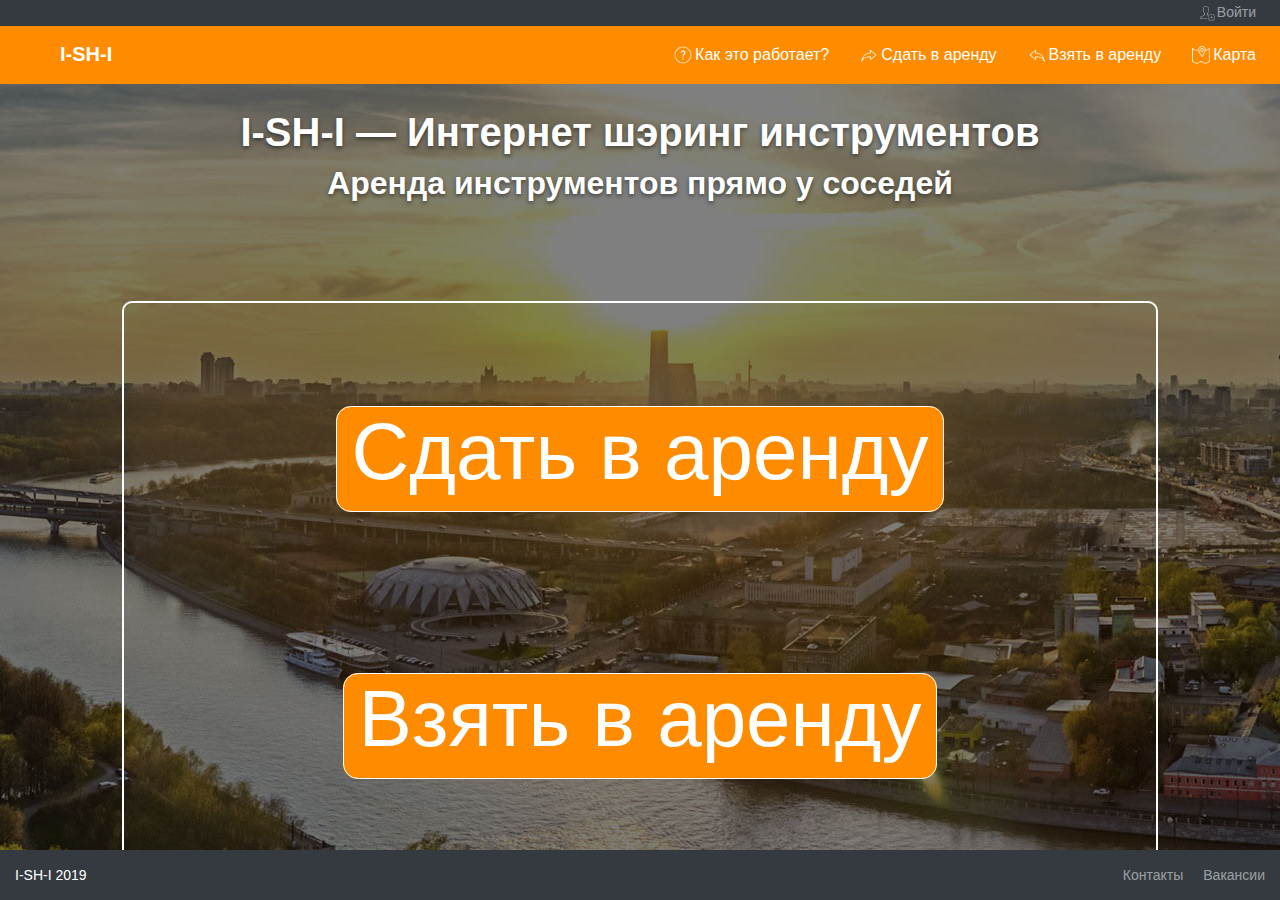
<file: i-sh-i/index.html>
<!doctype html>
<html lang="en">
<head>
  <meta charset="utf-8">
  <meta name="viewport" content="width=device-width, initial-scale=1.0, shrink-to-fit=no">
  <link rel="stylesheet" href="https://maxcdn.bootstrapcdn.com/bootstrap/4.0.0/css/bootstrap.min.css" integrity="sha384-Gn5384xqQ1aoWXA+058RXPxPg6fy4IWvTNh0E263XmFcJlSAwiGgFAW/dAiS6JXm" crossorigin="anonymous">
  <link rel="SHORTCUT ICON" type="image/x-icon" href="img/icons/tab-icon3.ico">
  <link rel="stylesheet" href="css/main.css" type="text/css">
  <link rel="stylesheet" href="css/header-footer-1.css" type="text/css">
  <link rel="stylesheet" href="css/main-index-html.css" type="text/css">
  <title>Аренда инструментов рядом с домом у соседей</title>
</head>
<body>
  <div class="main-page-wrapper">
    <header>
      <div class="topbar-login">
        <nav class="navbar navbar-dark bg-dark">
          <ul class="nav justify-content-end">
            <li class="nav-item">
              <a class="nav-link" href="login.html"><img src="img/icons/login.png" class="icon-header-topbar-login">Войти</a>
            </li>
          </ul>
        </nav>
      </div>
      <div id="header-topbar-menu">
        <nav class="navbar navbar-expand-lg navbar-dark bg-darkorange">
          <a class="navbar-brand" href="index.html">I-SH-I</a>
          <button class="navbar-toggler" type="button" data-toggle="collapse" data-target="#navbarNav" aria-controls="navbarNav" aria-expanded="false" aria-label="Toggle navigation">
            <span class="navbar-toggler-icon"></span>
          </button>
          <div class="collapse navbar-collapse" id="navbarNav">
            <ul class="navbar-nav justify-content-end" style="width: 100%">
              <li class="nav-item">
                <a class="nav-link" href="howitworks.html"><img src="img/icons/howitworks.png" class="icon-header-topbar-menu">Как это работает?</a>
              </li>
              <li class="nav-item">
                <a class="nav-link" href="give.html"><img src="img/icons/give.png" class="icon-header-topbar-menu">Сдать в аренду</a>
              </li>
              <li class="nav-item">
                <a class="nav-link" href="take.html"><img src="img/icons/take.png" class="icon-header-topbar-menu">Взять в аренду</a>
              </li>
              <li class="nav-item">
                <a class="nav-link" href="map.html"><img src="img/icons/map.png" class="icon-header-topbar-menu">Карта</a>
              </li>
            </ul>
          </div>
        </nav>
      </div>
    </header>
    <main>
      <div class="main-page-background"></div>
      <div class="container-fluid">
        <div class="row">
          <div class="col">
            <h1 class="text-center">I-SH-I — Интернет шэринг инструментов</h1>
          </div>
        </div>
        <div class="row">
          <div class="col">
            <h2 class="text-center">Аренда инструментов прямо у соседей</h2>
          </div>
        </div>
        <div class="row">
          <div class="col-10 col-md-10 offset-1">
            <div class="main-block-links">
              <div class="row align-item-center">
                <div class="col text-center">
                  <a href="give.html">Сдать в аренду</a>
                </div>
              </div>
              <div class="row align-item-center">
                <div class="col text-center">
                  <a href="take.html">Взять в аренду</a>
                </div>
              </div>
            </div>
          </div>
        </div>
      </div>
  </main>
  <footer>
    <div class="container-fluid">
      <div class="row align-items-center">
        <div class="col">
          I-SH-I 2019
        </div>
        <div class="col">
          <ul>
            <li><a href="">Контакты</a></li>
            <li><a href="">Вакансии</a></li>
          </ul>
        </div>
      </div>
    </div>
  </footer>
</div>
<script src="https://code.jquery.com/jquery-3.2.1.slim.min.js" integrity="sha384-KJ3o2DKtIkvYIK3UENzmM7KCkRr/rE9/Qpg6aAZGJwFDMVNA/GpGFF93hXpG5KkN" crossorigin="anonymous"></script>
<script src="https://cdnjs.cloudflare.com/ajax/libs/popper.js/1.12.9/umd/popper.min.js" integrity="sha384-ApNbgh9B+Y1QKtv3Rn7W3mgPxhU9K/ScQsAP7hUibX39j7fakFPskvXusvfa0b4Q" crossorigin="anonymous"></script>
<script src="https://maxcdn.bootstrapcdn.com/bootstrap/4.0.0/js/bootstrap.min.js" integrity="sha384-JZR6Spejh4U02d8jOt6vLEHfe/JQGiRRSQQxSfFWpi1MquVdAyjUar5+76PVCmYl" crossorigin="anonymous"></script>
</body>
</html>
</file>
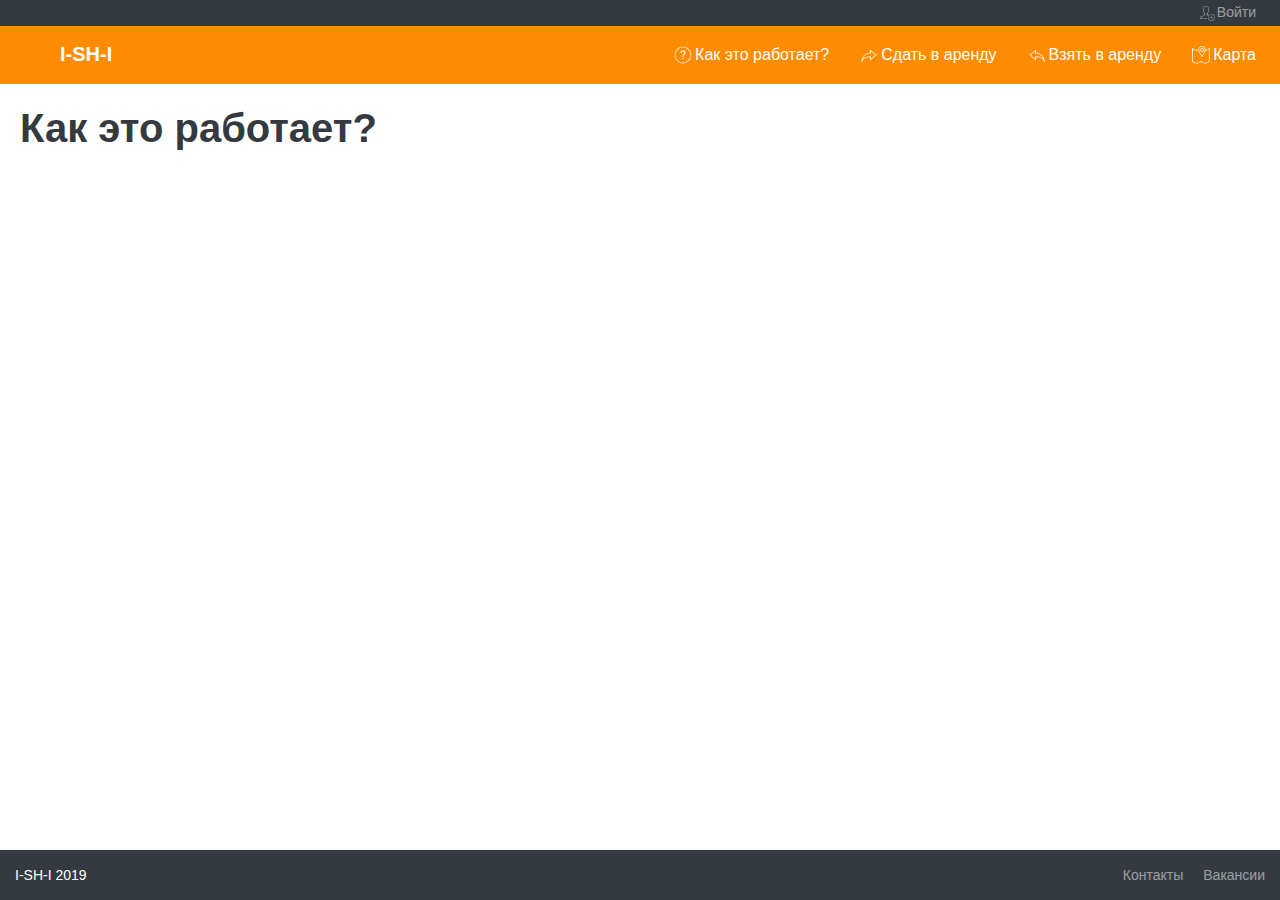
<file: i-sh-i/howitworks.html>
<!doctype html>
<html lang="en">
<head>
  <meta charset="utf-8">
  <meta name="viewport" content="width=device-width, initial-scale=1.0, shrink-to-fit=no">
  <link rel="stylesheet" href="https://maxcdn.bootstrapcdn.com/bootstrap/4.0.0/css/bootstrap.min.css" integrity="sha384-Gn5384xqQ1aoWXA+058RXPxPg6fy4IWvTNh0E263XmFcJlSAwiGgFAW/dAiS6JXm" crossorigin="anonymous">
  <link rel="SHORTCUT ICON" type="image/x-icon" href="img/icons/tab-icon3.ico">
  <link rel="stylesheet" href="css/main.css" type="text/css">
  <link rel="stylesheet" href="css/header-footer-1.css" type="text/css">
  <link rel="stylesheet" href="css/main-howitworks-html.css" type="text/css">
  <title>Аренда инструментов рядом с домом у соседей</title>
</head>
<body>
  <div class="main-page-wrapper">
    <header>
      <div class="topbar-login">
        <nav class="navbar navbar-dark bg-dark">
          <ul class="nav justify-content-end">
            <li class="nav-item">
              <a class="nav-link" href="login.html"><img src="img/icons/login.png" class="icon-header-topbar-login">Войти</a>
            </li>
          </ul>
        </nav>
      </div>
      <div id="header-topbar-menu">
        <nav class="navbar navbar-expand-lg navbar-dark bg-darkorange">
          <a class="navbar-brand" href="index.html">I-SH-I</a>
          <button class="navbar-toggler" type="button" data-toggle="collapse" data-target="#navbarNav" aria-controls="navbarNav" aria-expanded="false" aria-label="Toggle navigation">
            <span class="navbar-toggler-icon"></span>
          </button>
          <div class="collapse navbar-collapse" id="navbarNav">
            <ul class="navbar-nav justify-content-end" style="width: 100%">
              <li class="nav-item">
                <a class="nav-link" href="howitworks.html"><div class="nav-link-text"><img src="img/icons/howitworks.png" class="icon-header-topbar-menu">Как это работает?</div></a>
              </li>
              <li class="nav-item">
                <a class="nav-link" href="give.html"><img src="img/icons/give.png" class="icon-header-topbar-menu">Сдать в аренду</a>
              </li>
              <li class="nav-item">
                <a class="nav-link" href="take.html"><img src="img/icons/take.png" class="icon-header-topbar-menu">Взять в аренду</a>
              </li>
              <li class="nav-item">
                <a class="nav-link" href="map.html"><img src="img/icons/map.png" class="icon-header-topbar-menu">Карта</a>
              </li>
            </ul>
          </div>
        </nav>
      </div>
    </header>
    <main>
      <div class="container-fluid">
        <div class="row">
          <div class="col">
            <h1>Как это работает?</h1>
          </div>
        </div>
      </div>
  </main>
  <footer>
    <div class="container-fluid">
      <div class="row align-items-center">
        <div class="col">
          I-SH-I 2019
        </div>
        <div class="col">
          <ul>
            <li><a href="">Контакты</a></li>
            <li><a href="">Вакансии</a></li>
          </ul>
        </div>
      </div>
    </div>
  </footer>
</div>
<script src="https://code.jquery.com/jquery-3.2.1.slim.min.js" integrity="sha384-KJ3o2DKtIkvYIK3UENzmM7KCkRr/rE9/Qpg6aAZGJwFDMVNA/GpGFF93hXpG5KkN" crossorigin="anonymous"></script>
<script src="https://cdnjs.cloudflare.com/ajax/libs/popper.js/1.12.9/umd/popper.min.js" integrity="sha384-ApNbgh9B+Y1QKtv3Rn7W3mgPxhU9K/ScQsAP7hUibX39j7fakFPskvXusvfa0b4Q" crossorigin="anonymous"></script>
<script src="https://maxcdn.bootstrapcdn.com/bootstrap/4.0.0/js/bootstrap.min.js" integrity="sha384-JZR6Spejh4U02d8jOt6vLEHfe/JQGiRRSQQxSfFWpi1MquVdAyjUar5+76PVCmYl" crossorigin="anonymous"></script>
</body>
</html>
</file>
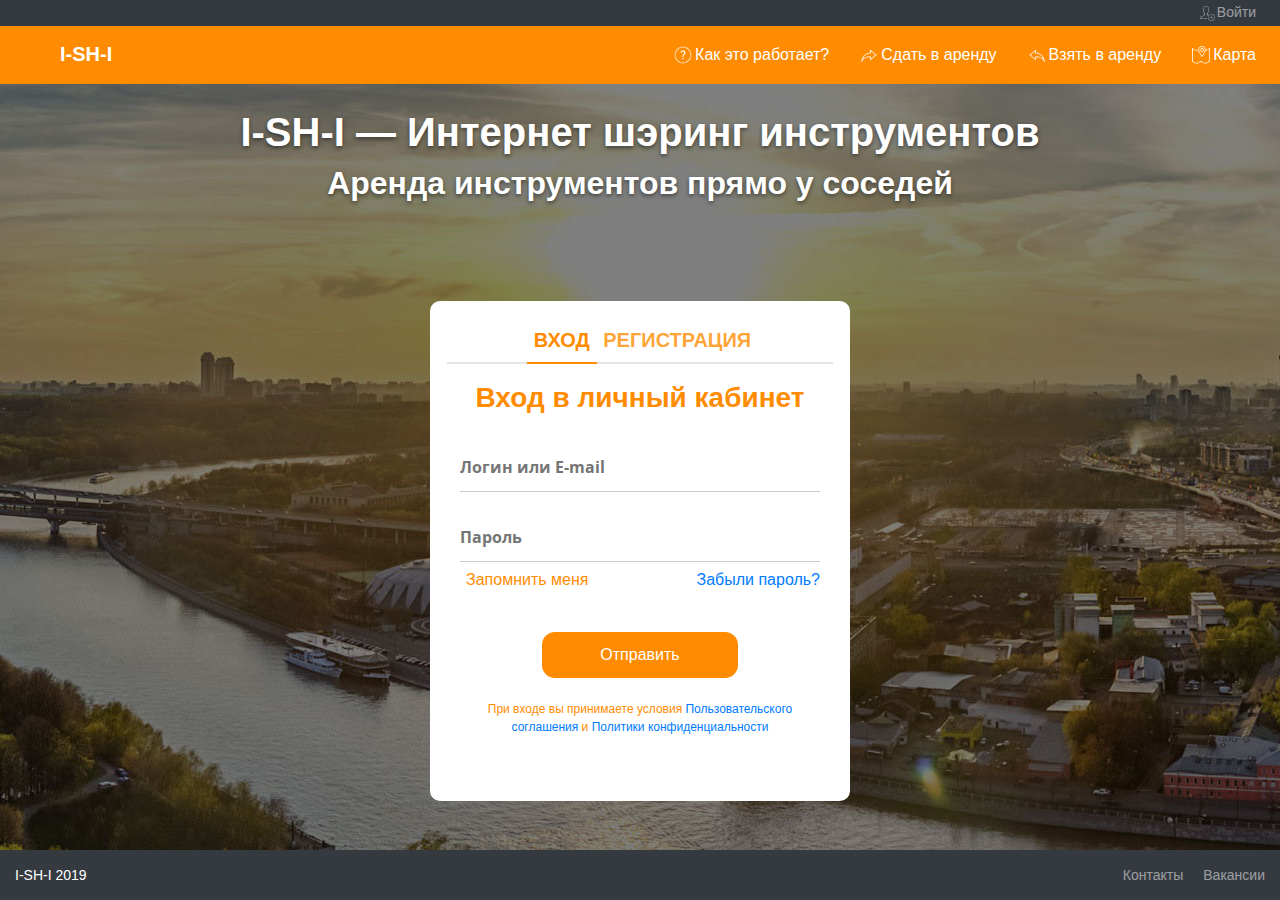
<file: i-sh-i/login.html>
<!doctype html>
<html lang="en">
<head>
  <meta charset="utf-8">
  <meta name="viewport" content="width=device-width, initial-scale=1.0, shrink-to-fit=no">
  <link rel="stylesheet" href="https://maxcdn.bootstrapcdn.com/bootstrap/4.0.0/css/bootstrap.min.css" integrity="sha384-Gn5384xqQ1aoWXA+058RXPxPg6fy4IWvTNh0E263XmFcJlSAwiGgFAW/dAiS6JXm" crossorigin="anonymous">
  <link rel="SHORTCUT ICON" type="image/x-icon" href="img/icons/tab-icon3.ico">
  <link rel="stylesheet" href="css/main.css" type="text/css">
  <link rel="stylesheet" href="css/header-footer-1.css" type="text/css">
  <link rel="stylesheet" href="css/main-login-html.css" type="text/css">
  <link href="https://fonts.googleapis.com/css?family=Open+Sans&display=swap" rel="stylesheet">
  <title>Аренда инструментов рядом с домом у соседей</title>
</head>
<body>
  <div class="main-page-wrapper">
    <header>
      <div class="topbar-login">
        <nav class="navbar navbar-dark bg-dark">
          <ul class="nav justify-content-end">
            <li class="nav-item">
              <a class="nav-link" href="login.html"><img src="img/icons/login.png" class="icon-header-topbar-login">Войти</a>
            </li>
          </ul>
        </nav>
      </div>
      <div id="header-topbar-menu">
        <nav class="navbar navbar-expand-lg navbar-dark bg-darkorange">
          <a class="navbar-brand" href="index.html">I-SH-I</a>
          <button class="navbar-toggler" type="button" data-toggle="collapse" data-target="#navbarNav" aria-controls="navbarNav" aria-expanded="false" aria-label="Toggle navigation">
            <span class="navbar-toggler-icon"></span>
          </button>
          <div class="collapse navbar-collapse" id="navbarNav">
            <ul class="navbar-nav justify-content-end" style="width: 100%">
              <li class="nav-item">
                <a class="nav-link" href="howitworks.html"><img src="img/icons/howitworks.png" class="icon-header-topbar-menu">Как это работает?</a>
              </li>
              <li class="nav-item">
                <a class="nav-link" href="give.html"><img src="img/icons/give.png" class="icon-header-topbar-menu">Сдать в аренду</a>
              </li>
              <li class="nav-item">
                <a class="nav-link" href="take.html"><img src="img/icons/take.png" class="icon-header-topbar-menu">Взять в аренду</a>
              </li>
              <li class="nav-item">
                <a class="nav-link" href="map.html"><img src="img/icons/map.png" class="icon-header-topbar-menu">Карта</a>
              </li>
            </ul>
          </div>
        </nav>
      </div>
    </header>
    <main>
      <div class="main-page-background"></div>
      <div class="container-fluid">
        <div class="row">
          <div class="col">
            <h1 class="text-center">I-SH-I — Интернет шэринг инструментов</h1>
          </div>
        </div>
        <div class="row">
          <div class="col">
            <h2 class="text-center">Аренда инструментов прямо у соседей</h2>
          </div>
        </div>
        <div class="row">
          <div class="col">
            <div class="main-block-form">
              <div class="block-form">
                <div class="tabs">
                  <input type="radio" name="inset" value="" id="tab_1" checked>
                  <label for="tab_1">ВХОД</label>
                  <input type="radio" name="inset" value="" id="tab_2">
                  <label for="tab_2">РЕГИСТРАЦИЯ</label>
                  <hr>
                  <div id="txt_1">
                    <form method="post" action="form.php">
                      <div>
                        <div class="row">
                          <div class="col text-center">
                            <h3>Вход в личный кабинет</h3>
                          </div>
                        </div>
                        <div class="row">
                          <div class="col">
                            <input type="text" name="login" placeholder="Логин или E-mail" autofocus>
                          </div>
                        </div>
                        <div class="row">
                          <div class="col">
                            <input type="password" name="password" placeholder="Пароль">
                          </div>
                        </div>
                        <div class="row last-row">
                          <div class="col text-left">
                            <div class="form-checkbox">
                              <input type="checkbox" id="ckb" name="remember_me" value="">
                              <label for="ckb">Запомнить меня</label>
                            </div>
                          </div>
                          <div class="col text-right">
                            <a href="#">Забыли пароль?</a>
                          </div>
                        </div>
                        <div class="row" style="margin-top: 30px">
                          <div class="col text-center">
                            <button type="submit">Отправить</button>
                          </div>
                        </div>
                        <div class="row" style="font-size: 12px; height: 40px">
                          <div class="col text-center">
                            <p>При входе вы принимаете условия <a href="">Пользовательского соглашения</a> и <a href="">Политики конфиденциальности</a></p>
                          </div>
                        </div>
                      </form>
                    </div>
                  </div>
                  <div id="txt_2">
                    <form method="post" action="form.php">
                      <div>
                        <div class="row">
                          <div class="col text-center">
                            <h3>Регистрация</h3>
                          </div>
                        </div>
                        <div class="row">
                          <div class="col">
                            <input type="text" name="user_login" placeholder="Придумайте логин" autofocus>
                          </div>
                        </div>
                        <div class="row">
                          <div class="col">
                            <input type="text" name="user_phoneNumber" placeholder="Номер телефона">
                          </div>
                        </div>
                        <div class="row" style="margin-bottom: -8px">
                          <div class="col">
                            <input type="password" name="user_password" placeholder="Придумайте пароль">
                          </div>
                        </div>
                        <div class="row" style="margin-top: 30px">
                          <div class="col text-center">
                            <button type="submit">Зарегистрироваться</button>
                          </div>
                        </div>
                        <div class="row" style="font-size: 12px; height: 40px;">
                          <div class="col text-center">
                            <p>При входе вы принимаете условия <a href="">Пользовательского соглашения</a> и <a href="">Политики конфиденциальности</a></p>
                          </div>
                        </div>
                      </form>
                    </div>
                  </div>
                </div>
              </div>
            </div>
          </div>
        </main>
        <footer>
          <div class="container-fluid">
            <div class="row align-items-center">
              <div class="col">
                I-SH-I 2019
              </div>
              <div class="col">
                <ul>
                  <li><a href="">Контакты</a></li>
                  <li><a href="">Вакансии</a></li>
                </ul>
              </div>
            </div>
          </div>
        </footer>
      </div>
      <script src="https://code.jquery.com/jquery-3.2.1.slim.min.js" integrity="sha384-KJ3o2DKtIkvYIK3UENzmM7KCkRr/rE9/Qpg6aAZGJwFDMVNA/GpGFF93hXpG5KkN" crossorigin="anonymous"></script>
      <script src="https://cdnjs.cloudflare.com/ajax/libs/popper.js/1.12.9/umd/popper.min.js" integrity="sha384-ApNbgh9B+Y1QKtv3Rn7W3mgPxhU9K/ScQsAP7hUibX39j7fakFPskvXusvfa0b4Q" crossorigin="anonymous"></script>
      <script src="https://maxcdn.bootstrapcdn.com/bootstrap/4.0.0/js/bootstrap.min.js" integrity="sha384-JZR6Spejh4U02d8jOt6vLEHfe/JQGiRRSQQxSfFWpi1MquVdAyjUar5+76PVCmYl" crossorigin="anonymous"></script>
    </body>
    </html>
</file>
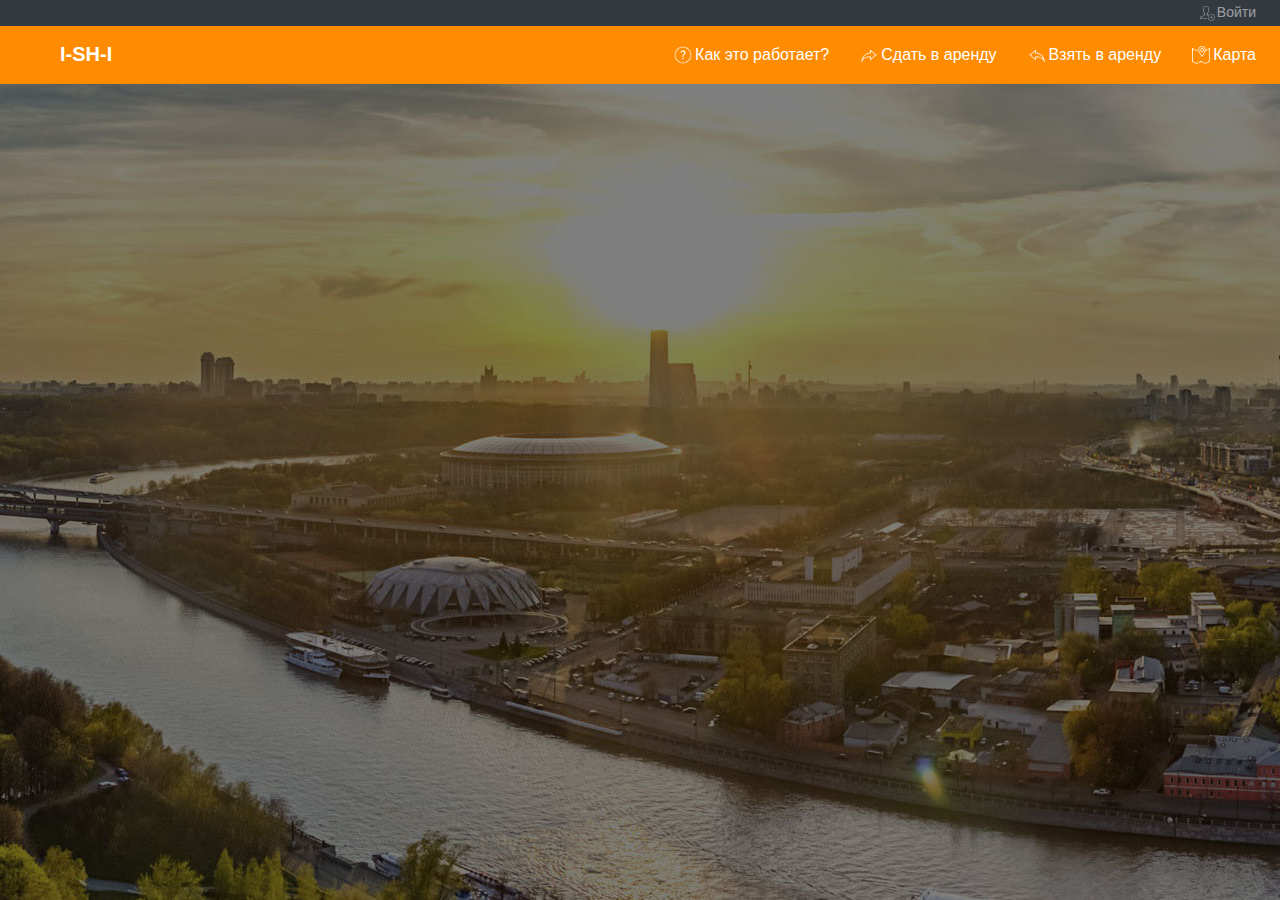
<file: i-sh-i/map.html>
<!doctype html>
<html lang="en">
<head>
  <meta charset="utf-8">
  <meta name="viewport" content="width=device-width, initial-scale=1.0, shrink-to-fit=no">
  <link rel="stylesheet" href="https://maxcdn.bootstrapcdn.com/bootstrap/4.0.0/css/bootstrap.min.css" integrity="sha384-Gn5384xqQ1aoWXA+058RXPxPg6fy4IWvTNh0E263XmFcJlSAwiGgFAW/dAiS6JXm" crossorigin="anonymous">
  <link rel="SHORTCUT ICON" type="image/x-icon" href="img/icons/tab-icon3.ico">
  <link rel="stylesheet" href="css/main.css" type="text/css">
  <link rel="stylesheet" href="css/header-footer-1.css" type="text/css">
  <link rel="stylesheet" href="css/main-map-html.css" type="text/css">
  <title>Аренда инструментов рядом с домом у соседей</title>
</head>
<body>
  <div class="main-page-wrapper">
    <header>
      <div class="topbar-login">
        <nav class="navbar navbar-dark bg-dark">
          <ul class="nav justify-content-end">
            <li class="nav-item">
              <a class="nav-link" href="login.html"><img src="img/icons/login.png" class="icon-header-topbar-login">Войти</a>
            </li>
          </ul>
        </nav>
      </div>
      <div id="header-topbar-menu">
        <nav class="navbar navbar-expand-lg navbar-dark bg-darkorange">
          <a class="navbar-brand" href="index.html">I-SH-I</a>
          <button class="navbar-toggler" type="button" data-toggle="collapse" data-target="#navbarNav" aria-controls="navbarNav" aria-expanded="false" aria-label="Toggle navigation">
            <span class="navbar-toggler-icon"></span>
          </button>
          <div class="collapse navbar-collapse" id="navbarNav">
            <ul class="navbar-nav justify-content-end" style="width: 100%">
              <li class="nav-item">
                <a class="nav-link" href="howitworks.html"><div class="nav-link-text"><img src="img/icons/howitworks.png" class="icon-header-topbar-menu">Как это работает?</div></a>
              </li>
              <li class="nav-item">
                <a class="nav-link" href="give.html"><img src="img/icons/give.png" class="icon-header-topbar-menu">Сдать в аренду</a>
              </li>
              <li class="nav-item">
                <a class="nav-link" href="take.html"><img src="img/icons/take.png" class="icon-header-topbar-menu">Взять в аренду</a>
              </li>
              <li class="nav-item">
                <a class="nav-link" href="map.html"><img src="img/icons/map.png" class="icon-header-topbar-menu">Карта</a>
              </li>
            </ul>
          </div>
        </nav>
      </div>
    </header>
    <main>
      <div class="main-page-background"></div>
      <div class="main-map">
        <script type="text/javascript" charset="utf-8" async src="https://api-maps.yandex.ru/services/constructor/1.0/js/?um=constructor%3A9fd9c5960d789a9a1560578787144fe41d4a92d3ffb28f587b143a061e2041e3&amp;width=100%25&amp;height=100%&amp;lang=ru_RU&amp;scroll=true"></script>
      </div>
  </main>
  <footer>
    <div class="container-fluid">
      <div class="row align-items-center">
        <div class="col">
          I-SH-I 2019
        </div>
        <div class="col">
          <ul>
            <li><a href="">Контакты</a></li>
            <li><a href="">Вакансии</a></li>
          </ul>
        </div>
      </div>
    </div>
  </footer>
</div>
<script src="https://code.jquery.com/jquery-3.2.1.slim.min.js" integrity="sha384-KJ3o2DKtIkvYIK3UENzmM7KCkRr/rE9/Qpg6aAZGJwFDMVNA/GpGFF93hXpG5KkN" crossorigin="anonymous"></script>
<script src="https://cdnjs.cloudflare.com/ajax/libs/popper.js/1.12.9/umd/popper.min.js" integrity="sha384-ApNbgh9B+Y1QKtv3Rn7W3mgPxhU9K/ScQsAP7hUibX39j7fakFPskvXusvfa0b4Q" crossorigin="anonymous"></script>
<script src="https://maxcdn.bootstrapcdn.com/bootstrap/4.0.0/js/bootstrap.min.js" integrity="sha384-JZR6Spejh4U02d8jOt6vLEHfe/JQGiRRSQQxSfFWpi1MquVdAyjUar5+76PVCmYl" crossorigin="anonymous"></script>
</body>
</html>
</file>
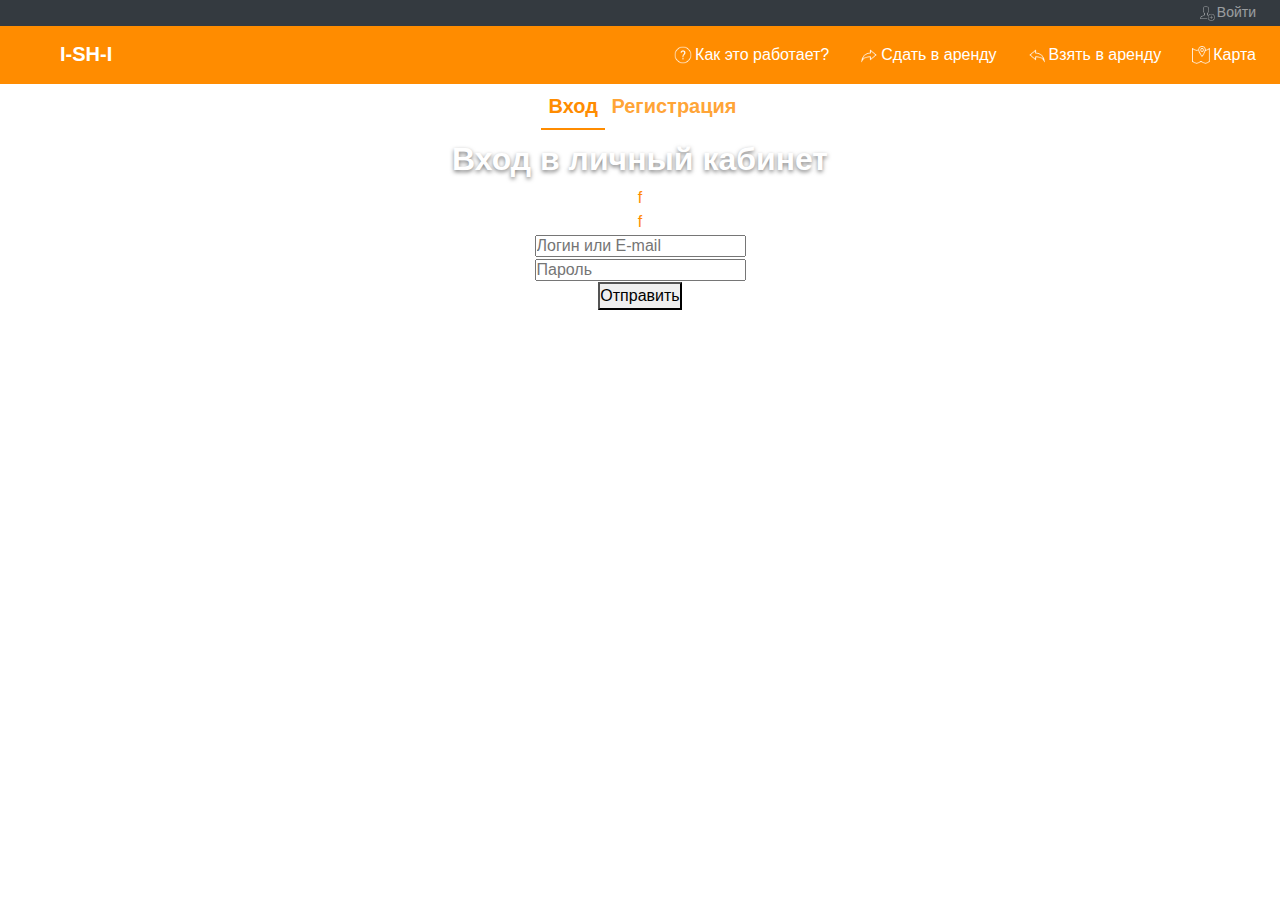
<file: i-sh-i/profile.html>
<!doctype html>
<html lang="en">
<head>
  <meta charset="utf-8">
  <meta name="viewport" content="width=device-width, initial-scale=1.0, shrink-to-fit=no">
  <link rel="stylesheet" href="https://maxcdn.bootstrapcdn.com/bootstrap/4.0.0/css/bootstrap.min.css" integrity="sha384-Gn5384xqQ1aoWXA+058RXPxPg6fy4IWvTNh0E263XmFcJlSAwiGgFAW/dAiS6JXm" crossorigin="anonymous">
  <link rel="SHORTCUT ICON" type="image/x-icon" href="img/icons/tab-icon3.ico">
  <link rel="stylesheet" href="css/main.css" type="text/css">
  <link rel="stylesheet" href="css/header-footer-1.css" type="text/css">
  <link rel="stylesheet" href="css/main-map-html.css" type="text/css">
  <title>Аренда инструментов рядом с домом у соседей</title>
</head>
<body>
  <div class="main-page-wrapper">
    <header>
      <div class="topbar-login">
        <nav class="navbar navbar-dark bg-dark">
          <ul class="nav justify-content-end">
            <li class="nav-item">
              <a class="nav-link" href="login.html"><img src="img/icons/login.png" class="icon-header-topbar-login">Войти</a>
            </li>
          </ul>
        </nav>
      </div>
      <div id="header-topbar-menu">
        <nav class="navbar navbar-expand-lg navbar-dark bg-darkorange">
          <a class="navbar-brand" href="index.html">I-SH-I</a>
          <button class="navbar-toggler" type="button" data-toggle="collapse" data-target="#navbarNav" aria-controls="navbarNav" aria-expanded="false" aria-label="Toggle navigation">
            <span class="navbar-toggler-icon"></span>
          </button>
          <div class="collapse navbar-collapse" id="navbarNav">
            <ul class="navbar-nav justify-content-end" style="width: 100%">
              <li class="nav-item">
                <a class="nav-link" href="howitworks.html"><div class="nav-link-text"><img src="img/icons/howitworks.png" class="icon-header-topbar-menu">Как это работает?</div></a>
              </li>
              <li class="nav-item">
                <a class="nav-link" href="give.html"><img src="img/icons/give.png" class="icon-header-topbar-menu">Сдать в аренду</a>
              </li>
              <li class="nav-item">
                <a class="nav-link" href="take.html"><img src="img/icons/take.png" class="icon-header-topbar-menu">Взять в аренду</a>
              </li>
              <li class="nav-item">
                <a class="nav-link" href="map.html"><img src="img/icons/map.png" class="icon-header-topbar-menu">Карта</a>
              </li>
            </ul>
          </div>
        </nav>
      </div>
    </header>
    <main>
      <div class="tabs">
        <input type="radio" name="inset" value="" id="tab_1" checked>
        <label for="tab_1">Вход</label>
        <input type="radio" name="inset" value="" id="tab_2">
        <label for="tab_2">Регистрация</label>
        <div id="txt_1">
          <form method="post" action="form.php">
            <div>
              <div class="row">
                <div class="col text-center">
                  <h2>Вход в личный кабинет</h2>
                </div>
              </div>
              <div class="row">
                <div class="col">
                  f
                </div>
              </div>
              <div class="row">
                <div class="col">
                  f
                </div>
              </div>
              <div class="row">
                <div class="col">
                  <input type="text" name="login" placeholder="Логин или E-mail" required>
                </div>
              </div>
              <div class="row">
                <div class="col">
                  <input type="password" name="password" placeholder="Пароль" required>
                </div>
              </div>
              <div class="row">
                <div class="col text-center">
                  <button type="submit">Отправить</button>
                </div>
              </div>
            </div>
          </form>
        </div>
        <div id="txt_2">
          <p>Вторая вкладка</p>
        </div>
      </div>
    </main>
    <footer>
      <div class="container-fluid">
        <div class="row align-items-center">
          <div class="col">
            I-SH-I 2019
          </div>
          <div class="col">
            <ul>
              <li><a href="">Контакты</a></li>
              <li><a href="">Вакансии</a></li>
            </ul>
          </div>
        </div>
      </div>
    </footer>
  </div>
  <script src="https://code.jquery.com/jquery-3.2.1.slim.min.js" integrity="sha384-KJ3o2DKtIkvYIK3UENzmM7KCkRr/rE9/Qpg6aAZGJwFDMVNA/GpGFF93hXpG5KkN" crossorigin="anonymous"></script>
  <script src="https://cdnjs.cloudflare.com/ajax/libs/popper.js/1.12.9/umd/popper.min.js" integrity="sha384-ApNbgh9B+Y1QKtv3Rn7W3mgPxhU9K/ScQsAP7hUibX39j7fakFPskvXusvfa0b4Q" crossorigin="anonymous"></script>
  <script src="https://maxcdn.bootstrapcdn.com/bootstrap/4.0.0/js/bootstrap.min.js" integrity="sha384-JZR6Spejh4U02d8jOt6vLEHfe/JQGiRRSQQxSfFWpi1MquVdAyjUar5+76PVCmYl" crossorigin="anonymous"></script>
</body>
</html>
</file>
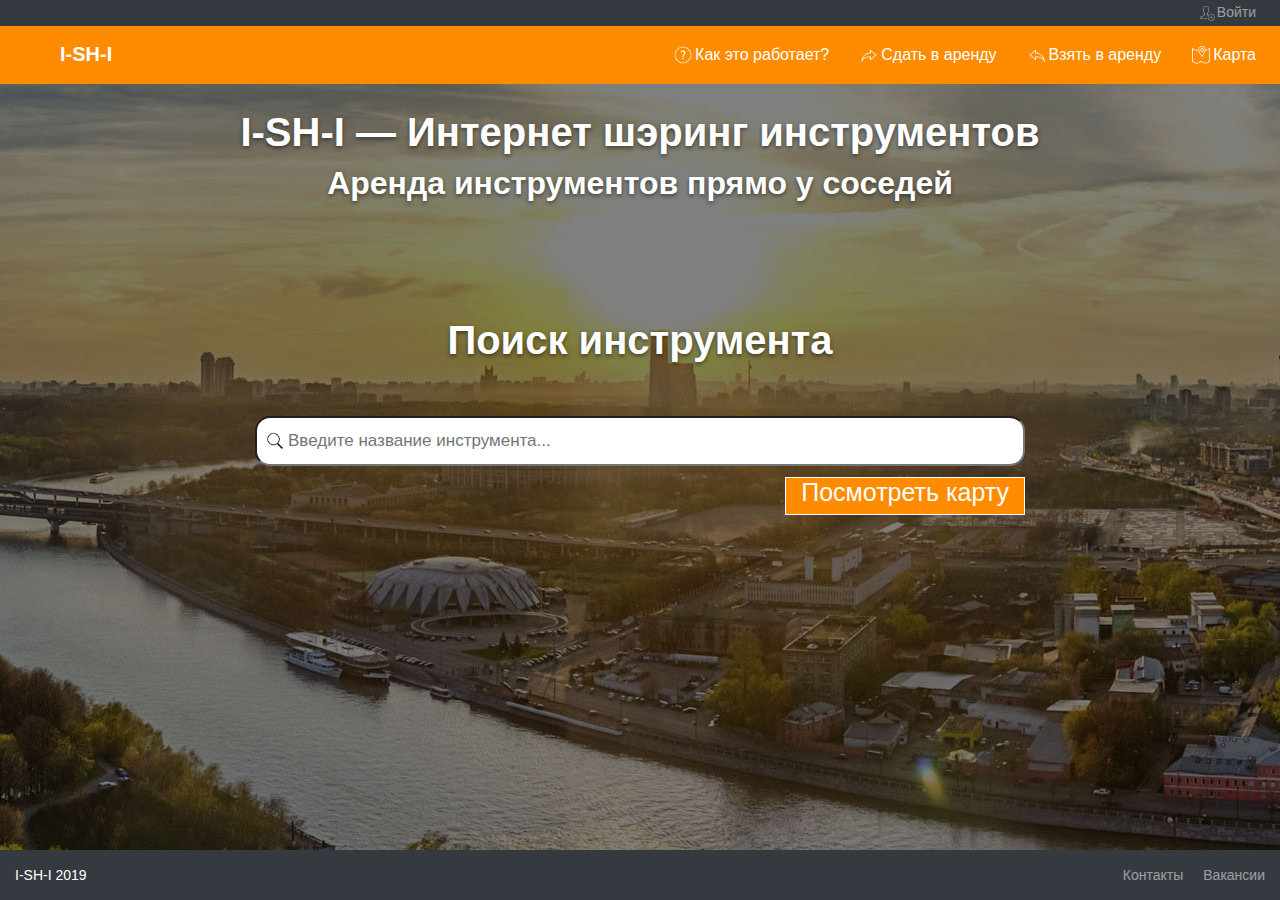
<file: i-sh-i/take.html>
<!doctype html>
<html lang="en">
<head>
  <meta charset="utf-8">
  <meta name="viewport" content="width=device-width, initial-scale=1.0, shrink-to-fit=no">
  <link rel="stylesheet" href="https://maxcdn.bootstrapcdn.com/bootstrap/4.0.0/css/bootstrap.min.css" integrity="sha384-Gn5384xqQ1aoWXA+058RXPxPg6fy4IWvTNh0E263XmFcJlSAwiGgFAW/dAiS6JXm" crossorigin="anonymous">
  <link rel="SHORTCUT ICON" type="image/x-icon" href="img/icons/tab-icon3.ico">
  <link rel="stylesheet" href="css/main.css" type="text/css">
  <link rel="stylesheet" href="css/header-footer-1.css" type="text/css">
  <link rel="stylesheet" href="css/main-take-html.css" type="text/css">
  <title>Аренда инструментов рядом с домом у соседей</title>
</head>
<body>
  <div class="main-page-wrapper">
    <header>
      <div class="topbar-login">
        <nav class="navbar navbar-dark bg-dark">
          <ul class="nav justify-content-end">
            <li class="nav-item">
              <a class="nav-link" href="login.html"><img src="img/icons/login.png" class="icon-header-topbar-login">Войти</a>
            </li>
          </ul>
        </nav>
      </div>
      <div id="header-topbar-menu">
        <nav class="navbar navbar-expand-lg navbar-dark bg-darkorange">
          <a class="navbar-brand" href="index.html">I-SH-I</a>
          <button class="navbar-toggler" type="button" data-toggle="collapse" data-target="#navbarNav" aria-controls="navbarNav" aria-expanded="false" aria-label="Toggle navigation">
            <span class="navbar-toggler-icon"></span>
          </button>
          <div class="collapse navbar-collapse" id="navbarNav">
            <ul class="navbar-nav justify-content-end" style="width: 100%">
              <li class="nav-item">
                <a class="nav-link" href="howitworks.html"><div class="nav-link-text"><img src="img/icons/howitworks.png" class="icon-header-topbar-menu">Как это работает?</div></a>
              </li>
              <li class="nav-item">
                <a class="nav-link" href="give.html"><img src="img/icons/give.png" class="icon-header-topbar-menu">Сдать в аренду</a>
              </li>
              <li class="nav-item">
                <a class="nav-link" href="take.html"><img src="img/icons/take.png" class="icon-header-topbar-menu">Взять в аренду</a>
              </li>
              <li class="nav-item">
                <a class="nav-link" href="map.html"><img src="img/icons/map.png" class="icon-header-topbar-menu">Карта</a>
              </li>
            </ul>
          </div>
        </nav>
      </div>
    </header>
    <main>
      <div class="main-page-background"></div>
      <div class="container-fluid">
        <div class="row">
          <div class="col">
            <h1 class="text-center">I-SH-I — Интернет шэринг инструментов</h1>
          </div>
        </div>
        <div class="row">
          <div class="col">
            <h2 class="text-center">Аренда инструментов прямо у соседей</h2>
          </div>
        </div>
        <div class="row">
          <div class="col">
            <div class="main-block-links">
              <div class="row row-h2-title">
                <div class="col text-center">
                  <h1>Поиск инструмента</h1>
                </div>
              </div>
              <div class="row row-input-search">
                <div class="col text-center">
                  <input type="text" name="take-html-block-input-search" class="input-icon-search" placeholder="Введите название инструмента...">
                </div>
              </div>
              <div class="row row-a-showmap">
                <div class="col text-right">
                  <a href="map.html">Посмотреть карту</a>
                </div>
              </div>
            </div>
          </div>
        </div>
      </div>
  </main>
  <footer>
    <div class="container-fluid">
      <div class="row align-items-center">
        <div class="col">
          I-SH-I 2019
        </div>
        <div class="col">
          <ul>
            <li><a href="">Контакты</a></li>
            <li><a href="">Вакансии</a></li>
          </ul>
        </div>
      </div>
    </div>
  </footer>
</div>
<script src="https://code.jquery.com/jquery-3.2.1.slim.min.js" integrity="sha384-KJ3o2DKtIkvYIK3UENzmM7KCkRr/rE9/Qpg6aAZGJwFDMVNA/GpGFF93hXpG5KkN" crossorigin="anonymous"></script>
<script src="https://cdnjs.cloudflare.com/ajax/libs/popper.js/1.12.9/umd/popper.min.js" integrity="sha384-ApNbgh9B+Y1QKtv3Rn7W3mgPxhU9K/ScQsAP7hUibX39j7fakFPskvXusvfa0b4Q" crossorigin="anonymous"></script>
<script src="https://maxcdn.bootstrapcdn.com/bootstrap/4.0.0/js/bootstrap.min.js" integrity="sha384-JZR6Spejh4U02d8jOt6vLEHfe/JQGiRRSQQxSfFWpi1MquVdAyjUar5+76PVCmYl" crossorigin="anonymous"></script>
</body>
</html>
</file>
<file: i-sh-i/css/main.css>
/*
Style Name: I-SH-I
Author: varcredible
Author URI: https://github.com/varcredible
Description: This style has been created for web-site ♦ I-SH-I ♦
Version: 1.0.0
*/

/*--------------------------------------------------------------
>>> TABLE OF CONTENTS:
----------------------------------------------------------------
# Normalize

--------------------------------------------------------------*/

/*--------------------------------------------------------------
# Normalize
--------------------------------------------------------------*/
* {
  padding: 0;
  margin: 0;
}

html, body {
  -webkit-overflow-scrolling: touch;
  -webkit-font-smoothing: antialiased;
  -webkit-text-size-adjust: 100%;
  -ms-text-size-adjust: 100%;
}

header {
  margin: 0;
  padding: 0;
}

img {
  border: 0;
}

input {
  line-height: normal;
}

textarea {
  overflow: auto;
}

table {
  border-collapse: collapse;
  border-spacing: 0;
}

input {
  line-height: normal;
}

input[type="checkbox"], input[type="radio"] {
  box-sizing: border-box;
  padding: 0;
}

input[type="number"]::-webkit-inner-spin-button, input[type="number"]::-webkit-outer-spin-button {
  height: auto;
}

input[type="search"] {
  -webkit-appearance: textfield;
  box-sizing: content-box;
}

input[type="search"]::-webkit-search-cancel-button, input[type="search"]::-webkit-search-decoration {
  -webkit-appearance: none;
}

td, th {
  padding: 0;
}

ul li {
  list-style-type: none;
}

/* -------------------------------------------------------- */

.tabs {
  width: 100%;
  padding: 0px;
  margin: 0 auto;
  text-align: center;
}

.tabs label {
  margin-left: 30px;
}

.tabs>input {
  display:none;
}

.tabs>div {
  display: none;
  padding: 12px;
  border: 1px solid #FFFFFF;
  background: #FFFFFF;
  color: #FF8C00;
}
.tabs>label {
  display: inline-block;
  padding: 7px;
  margin: 0 -5px -1px 0;
  text-align: center;
  color: rgba(255, 140, 0,.8);
  cursor: pointer;
  font-size: 20px;
  font-weight: bold;
}

.tabs>label:hover {
  margin-bottom: -3px;
  border-bottom: 2px solid rgba(255, 140, 0,0.5);
  color: rgba(255, 140, 0,1);
}

.tabs>input:checked + label {
  color: #FF8C00;
  background: #FFFFFF;
  font-size: 20px;
  margin-bottom: -3px;
  border-bottom: 2px solid #FF8C00;
}

#tab_1:checked ~ #txt_1,
#tab_2:checked ~ #txt_2 {
  display: block;
}

body main .tabs hr {
  margin-top: 1px;
  border-top: 2px solid rgba(0, 0, 0,.1);
}
</file>
<file: i-sh-i/css/header-footer-1.css>
/*
Style Name: I-SH-I
Author: varcredible
Author URI: https://github.com/varcredible
Description: This style has been created for web-site ♦ I-SH-I ♦
Version: 1.0.0
*/

/*--------------------------------------------------------------
>>> TABLE OF CONTENTS:
----------------------------------------------------------------
# Header
# Footer
# Images and icons
# Media requests

--------------------------------------------------------------*/

/*--------------------------------------------------------------
# Header
--------------------------------------------------------------*/
body header {
  z-index: 9999;
  position: absolute;
  top: 0;
  width: 100%;
}

body header .topbar-login {
  background-color: #343A40;
  width: 100%;
}

body header .topbar-login .navbar {
  height: 26px;
  max-width: 1700px;
  margin: 0 auto;
}

body header .topbar-login ul li a {
  margin: -19px -8px;
  font-size: 14px;
}

body header .topbar-login .navbar ul {
  width: 100%;
}

body header .topbar-login .navbar ul li a {
  color: #FFFFFF;
  opacity: .5;
}

body header .topbar-login .navbar ul li a:hover {
  opacity: 1;
}

body header #header-topbar-menu {
  background-color: #FF8C00;
  backface-visibility: visible;
  opacity: 1;
}

body header #header-topbar-menu .bg-darkorange {
  background-color: #FF8C00;
}

body header #header-topbar-menu nav ul li a {
  margin-left: 15px;
  color: rgba(255, 255, 255, 1);
}

body header #header-topbar-menu nav ul li a:hover {
  margin-top: -2px;
}

body header #header-topbar-menu nav .navbar-brand {
  margin-left: 44px;
  font-weight: bold;
  margin-bottom: 2px;
}

body header #header-topbar-menu nav {
  max-width: 1900px;
  width: 100%;
  margin: 0 auto;
  display: -webkit-flex;
  display: -ms-flex;
  display: flex;
}

/*--------------------------------------------------------------
# Footer
--------------------------------------------------------------*/
body footer {
  position: absolute;
  bottom: 0;
  height: 50px;
  width: 100%;
  background-color: #343A40;
  color: #FFF;
  align-self : flex-end;
}

body footer .row {
  height: 50px;
  font-size: 14px;
}

body footer ul {
  display: inline-flex;
  float: right;
  margin-bottom: 0;
}

body footer ul li {
  margin-left: 20px;
}

body footer ul li a {
  color: #FFF;
  opacity: .5;
}

body footer ul li a:hover {
  opacity: 1;
  color: inherit;
  text-decoration: none;
  cursor: pointer;
}

/*--------------------------------------------------------------
# Images and Icons
--------------------------------------------------------------*/
.icon-header-topbar-login {
  height: 15px;
  margin-right: 2px;
}

.icon-header-topbar-menu {
  height: 18px;
  margin-right: 3px;
  margin-bottom: 1px;
}

/*--------------------------------------------------------------
# Media requests
--------------------------------------------------------------*/
@media screen and (max-device-width: 991px) {

  body main {
    left: -1775px;
  }

  body header #header-topbar-menu nav .navbar-brand {
    margin-left: 0;
  }

  body header .topbar-login ul li a {
    margin: -19px -16px;
    font-size: 14px;
  }
}

@media screen and (max-width: 991px) {

  body main {
    left: -1775px;
  }

  body header #header-topbar-menu nav .navbar-brand {
    margin-left: 0;
  }

  body header .topbar-login ul li a {
    margin: -19px -16px;
    font-size: 14px;
  }
}

@media screen and (min-width: 1920.0000000001px) {
  body header #header-topbar-menu nav .navbar-brand {
    margin-left: 0;
  }
}
</file>
<file: i-sh-i/css/main-index-html.css>
/*
Style Name: I-SH-I
Author: varcredible
Author URI: https://github.com/varcredible
Description: This style has been created for web-site ♦ I-SH-I ♦
Version: 1.0.0
*/

/*--------------------------------------------------------------
>>> TABLE OF CONTENTS:
----------------------------------------------------------------
# Body
## Main
# Media requests

--------------------------------------------------------------*/

/*--------------------------------------------------------------
# Body
--------------------------------------------------------------*/

body ul li a {
  color: #FFFFFF;
}

body .main-page-content {
  margin: 0 auto;
}

/*--------------------------------------------------------------
## Main
--------------------------------------------------------------*/
body main {
  width: 100%;
  height: auto;
  max-width: 1920px;
  margin: 0 auto;
  margin-top: 108px;
}

body main .main-page-background {
  background-color: #FFF;
  background-image: url('../img/backgrounds/index-html.jpg');
  background-repeat: no-repeat;
  content: '';
  position: absolute;
  display: block;
  left: -500px;
  right: 0;
  top: 0;
  height: 100%;
  z-index: 0;
  margin-bottom: 40px;
}

body main .row .col h1, h2 {
  color: #FFF;
  font-weight: bolder;
  text-shadow: 0 2px 4px rgba(0,0,0,.5);
  cursor: default;
}

body main .row .main-block-links .row {
  height: 267.5px;
  align-items: center;
}

body main .row .main-block-links {
  border: 2px solid #FFFFFF;
  border-radius: 10px;
  margin: 0 auto;
  margin-top: 90.5px;
  padding: 15px;
  display: flex;
  flex-direction: column;
  align-items: center;
}

body main .row .main-block-links a {
  font-size: 80px;
  color: rgba(255, 255, 255, 1);
  border: 1px solid rgba(255, 255, 255, 1);
  background-color: #FF8C00;
  border-radius: 15px;
  text-decoration: none;
  padding: 15px;
  padding-top: 0px;
}

body main .row .main-block-links a:hover {
  /* border: 3px solid rgba(255, 255, 255, 1); */
  background-color: #EC8200;
}

body main .row .main-block-links .background-color-dark{
  background-color: #343A40;
}

/*--------------------------------------------------------------
# Media requests
--------------------------------------------------------------*/
@media screen and (min-device-width: 3300.0000000001px) {
  body main .main-page-background {
    background-size: 300%;
  }
}

@media screen and (max-device-width: 320px) {
  body main h1, h2 {
    color: #FFF;
    font-weight: bolder;
    text-shadow: 0 2px 4px rgba(0,0,0,.5);
    cursor: default;
    font-size: 0.9rem;
  }
}

@media screen and (max-device-width: 778px) {
  body main .row .main-block-links a {
    font-size: 55px;
    color: rgba(255, 255, 255, 1);
    border: 1px solid rgba(255, 255, 255, 1);
    background-color: #FF8C00;
    border-radius: 15px;
    text-decoration: none;
    padding: 15px;
    padding-top: 0px;
  }

  body main .row .main-block-links .row {
    height:
  }
}

@media screen and (max-device-width: 830px) {
  body main .row .col h1, h2 {
    font-size: 1.9rem;
  }

  body main .row .main-block-links .row {
    height: 200.5px;
    align-items: center;
  }
}

@media screen and (max-device-width: 638px) {
  body main .row .col h1, h2 {
    font-size: 1.7rem;
  }

  body main .row .main-block-links .row {
    height: 133.5px;
    align-items: center;
  }
}

@media screen and (max-device-width: 574px) {
  body main .row .col h1, h2 {
    font-size: 1.5rem;
  }

  body main .row .main-block-links .row {
    height: 66.5px;
    align-items: center;
  }
}

@media screen and (max-device-width: 510px) {
  body main .row .col h1, h2 {
    font-size: 1.3rem;
  }

  body main .row .main-block-links .row {
    height: 66.5px;
    align-items: center;
  }

  body main .row .main-block-links a {
    padding-top: 8px;
    font-size: 24px;
  }
}

@media screen and (max-device-width: 320px) {
  body main .row .col h1, h2 {
      font-size: 0.9em;
  }

  body main .row .main-block-links a {
    padding-top: 8px;
    font-size: 24px;
  }
}
</file>
<file: i-sh-i/css/main-howitworks-html.css>
/*
Style Name: I-SH-I
Author: varcredible
Author URI: https://github.com/varcredible
Description: This style has been created for web-site ♦ I-SH-I ♦
Version: 1.0.0
*/

/*--------------------------------------------------------------
>>> TABLE OF CONTENTS:
----------------------------------------------------------------
# Body
## Main
# Media requests

--------------------------------------------------------------*/

/*--------------------------------------------------------------
# Body
--------------------------------------------------------------*/

body ul li a {
  color: #FFFFFF;
}

/*--------------------------------------------------------------
## Main
--------------------------------------------------------------*/
body main {
  width: 100%;
  height: auto;
  margin: 0 auto;
  max-width: 1920px;
  margin-top: 84px;
  margin-bottom: 40px;
}

body main .main-page-background {
  background-color: #FFF;
  background-image: url('../img/backgrounds/index-html.jpg');
  background-repeat: no-repeat;
  content: '';
  position: absolute;
  display: block;
  left: -500px;
  right: 0;
  top: 0;
  height: 100%;
  z-index: 0;
  margin-bottom: 40px;
}

body main .container-fluid {
  padding: 20px;
}

body main .container-fluid .row {
  width: 100%;
  height: auto;
}

body main .row .col h1, h2 {
  color: #343A40;
  font-weight: bolder;
  cursor: default;
}

/*--------------------------------------------------------------
# Media requests
--------------------------------------------------------------*/
@media screen and (min-device-width: 3300.0000000001px) {
  body main .main-page-background {
    background-size: 300%;
  }
}
</file>
<file: i-sh-i/css/main-login-html.css>
/*
Style Name: I-SH-I
Author: varcredible
Author URI: https://github.com/varcredible
Description: This style has been created for web-site ♦ I-SH-I ♦
Version: 1.0.0
*/

/*--------------------------------------------------------------
>>> TABLE OF CONTENTS:
----------------------------------------------------------------
# Body
## Main
# Media requests

--------------------------------------------------------------*/

/*--------------------------------------------------------------
# Body
--------------------------------------------------------------*/

body ul li a {
  color: #FFFFFF;
}

body .main-page-content {
  margin: 0 auto;
}

/*--------------------------------------------------------------
## Main
--------------------------------------------------------------*/
body main {
  width: 100%;
  height: auto;
  max-width: 1920px;
  margin: 0 auto;
  margin-top: 108px;
}

body main .main-page-background {
  background-color: #FFF;
  background-image: url('../img/backgrounds/index-html.jpg');
  background-repeat: no-repeat;
  content: '';
  position: absolute;
  display: block;
  left: -500px;
  right: 0;
  top: 0;
  height: 100%;
  z-index: 0;
  margin-bottom: 40px;
}

body main .row .col h1, h2 {
  color: #FFF;
  font-weight: bolder;
  text-shadow: 0 2px 4px rgba(0,0,0,.5);
  cursor: default;
}

/* body main .row .main-block-form {
  width: 800px;
  height: 500px;
  border: 2px solid #FFFFFF;
  border-radius: 10px;
  margin: 0 auto;
  margin-top: 90.5px;
  padding: 15px;
  display: flex;
  flex-direction: column;
  font-size: 17px;
} */

body main .row .main-block-form .block-form {
  width: 420px;
  height: 500px;
  margin: 0 auto;
  background: #FFFFFF;
  color: #FF8C00;
  border-radius: 10px;
  padding: 15px;
  margin-top: 90.5px;
  border: 2px solid #FFFFFF;
}

body main .row .main-block-form .block-form h3 {
  color: #FF8C00;
  cursor: default;
  align-items: center;
  font-weight: bolder;
  text-shadow: none;
  margin-top: -12px;
}

body main .row .main-block-form .row .col input {
  width: 100%;
  height: 50px;
  border: none;
  border-bottom: 1px solid #CCCCCC;
  background-color: #FFFFFF;
  color: #FF8C00;
  outline: none;
  font-family: 'Open Sans', sans-serif;
  font-weight: bold;
}

body main .row .main-block-form .block-form form .last-row {
  margin-top: -14px;
}

body main .row .main-block-form .block-form form a {
  text-decoration: none;
}

body main .row .main-block-form .block-form form a:hover {
  background-color: #FFFFFF;
  text-decoration: underline;
}

body main .row .main-block-form .block-form form .form-checkbox {
  display: inline-flex;
}

body main .row .main-block-form .block-form form .form-checkbox input {
  width: 0;
  height: 25px;
  margin-right: -24px;
  background: transparent;
}

body main .row .main-block-form .block-form form button {
  background-color: #FF8C00;
  color: #FFFFFF;
  border: 2px solid #FFFFFF;
  border-radius: 15px;
}

body main .row .main-block-form .block-form form button:hover {
  background-color: #EC8200;
  cursor: pointer;
}

body main .row .main-block-form .block-form form p a:hover {
  text-decoration: underline;
}

body main .row .main-block-form .row .col button {
  height: 50px;
  width: 200px;
}

body main .row .main-block-form .block-form form .row {
  margin-bottom: 20px;
}

/* body main .row .main-block-form a {
  font-size: 80px;
  color: rgba(255, 255, 255, 1);
  border: 1px solid rgba(255, 255, 255, 1);
  background-color: #FF8C00;
  border-radius: 15px;
  text-decoration: none;
  padding: 15px;
  padding-top: 0px;
} */

body main .row .main-block-form a:hover {
  /* border: 3px solid rgba(255, 255, 255, 1); */
  background-color: #EC8200;
}

body main .row .main-block-form .background-color-dark{
  background-color: #343A40;
}

/*--------------------------------------------------------------
# Media requests
--------------------------------------------------------------*/
@media screen and (min-device-width: 3300.0000000001px) {
  body main .main-page-background {
    background-size: 300%;
  }
}
</file>
<file: i-sh-i/css/main-map-html.css>
/*
Style Name: I-SH-I
Author: varcredible
Author URI: https://github.com/varcredible
Description: This style has been created for web-site ♦ I-SH-I ♦
Version: 1.0.0
*/

/*--------------------------------------------------------------
>>> TABLE OF CONTENTS:
----------------------------------------------------------------
# Body
## Main
# Media requests

--------------------------------------------------------------*/

/*--------------------------------------------------------------
# Body
--------------------------------------------------------------*/

body ul li a {
  color: #FFFFFF;
}

/*--------------------------------------------------------------
## Main
--------------------------------------------------------------*/
body main {
  width: 100%;
  height: auto;
  margin: 0 auto;
  margin-top: 84px;
}

body main .container-fluid {
  padding-left: 0;
  padding-right: 0;
}

body main .main-page-background {
  background-color: #FFF;
  background-image: url('../img/backgrounds/index-html.jpg');
  background-repeat: no-repeat;
  content: '';
  position: absolute;
  display: block;
  left: -500px;
  right: 0;
  top: 0;
  height: 100%;
  z-index: 0;
  margin-bottom: 40px;
}

body main .container-fluid .row {
  width: 100%;
  height: auto;
}

body main .main-map {
  position: absolute;
  top: 0;
  bottom: 0;
  width: 100%;
}

body main .row .col h1, h2 {
  color: #FFF;
  font-weight: bolder;
  text-shadow: 0 2px 4px rgba(0,0,0,.5);
  cursor: default;
}

footer {
  display: none;
}

/*--------------------------------------------------------------
# Media requests
--------------------------------------------------------------*/
@media screen and (min-device-width: 3300.0000000001px) {
  body main .main-page-background {
    background-size: 300%;
  }
}
</file>
<file: i-sh-i/css/main-take-html.css>
/*
Style Name: I-SH-I
Author: varcredible
Author URI: https://github.com/varcredible
Description: This style has been created for web-site ♦ I-SH-I ♦
Version: 1.0.0
*/

/*--------------------------------------------------------------
>>> TABLE OF CONTENTS:
----------------------------------------------------------------
# Body
## Main
# Media requests

--------------------------------------------------------------*/

/*--------------------------------------------------------------
# Body
--------------------------------------------------------------*/

body ul li a {
  color: #FFFFFF;
}

body .main-page-content {
  margin: 0 auto;
}

/*--------------------------------------------------------------
## Main
--------------------------------------------------------------*/
body main {
  width: 100%;
  height: auto;
  max-width: 1920px;
  margin: 0 auto;
  margin-top: 108px;
}

body main .main-page-background {
  background-color: #FFF;
  background-image: url('../img/backgrounds/index-html.jpg');
  background-repeat: no-repeat;
  content: '';
  position: absolute;
  display: block;
  left: -500px;
  right: 0;
  top: 0;
  height: 100%;
  z-index: 0;
  margin-bottom: 40px;
}

body main .row .col h1, h2 {
  color: #FFF;
  font-weight: bolder;
  text-shadow: 0 2px 4px rgba(0,0,0,.5);
  cursor: default;
}

body main .row .main-block-links {
  width: 800px;
  height: 500px;
  /* border: 2px solid #FFFFFF;
  border-radius: 10px; */
  margin: 0 auto;
  margin-top: 90.5px;
  padding: 15px;
  display: flex;
  flex-direction: column;
}

body main .row .main-block-links .row-h2-title {
  height: 100px;
}

body main .row .main-block-links .row-input-search {
  height: 53px;
}

body main .row .main-block-links .row-input-search input {
  background: #FFF url('../img/icons/search.png') no-repeat;
  background-position: 1px;
  background-position-x: 1px;
  background-size: 18px;
  background-position-x: 9px;
  padding-left: 30px;
  padding-right: 7px;
  height: 50px;
  width: 100%;
  padding: 5px;
  font-size: 17px;
  -moz-border-radius: 15px;
  -webkit-border-radius: 15px;
  border-radius: 15px;
  padding-left: 31px;
  outline: none;
}

body main .row .main-block-links .row-a-showmap {
  height: 74px;
  align-items: start;
  margin-top: 5px;
}

body main .row .main-block-links .row-a-showmap a {
  font-size: 25px;
  border-radius: 0;
  padding-bottom: 8px;
}

body main .row .main-block-links a {
  font-size: 80px;
  color: rgba(255, 255, 255, 1);
  border: 1px solid rgba(255, 255, 255, 1);
  background-color: #FF8C00;
  border-radius: 15px;
  text-decoration: none;
  padding: 15px;
  padding-top: 0px;
}

body main .row .main-block-links a:hover {
  background-color: #EC8200;
}

body main .row .main-block-links .background-color-dark{
  background-color: #343A40;
}

/*--------------------------------------------------------------
# Media requests
--------------------------------------------------------------*/
@media screen and (min-device-width: 3300.0000000001px) {
  body main .main-page-background {
    background-size: 300%;
  }
}
</file>
